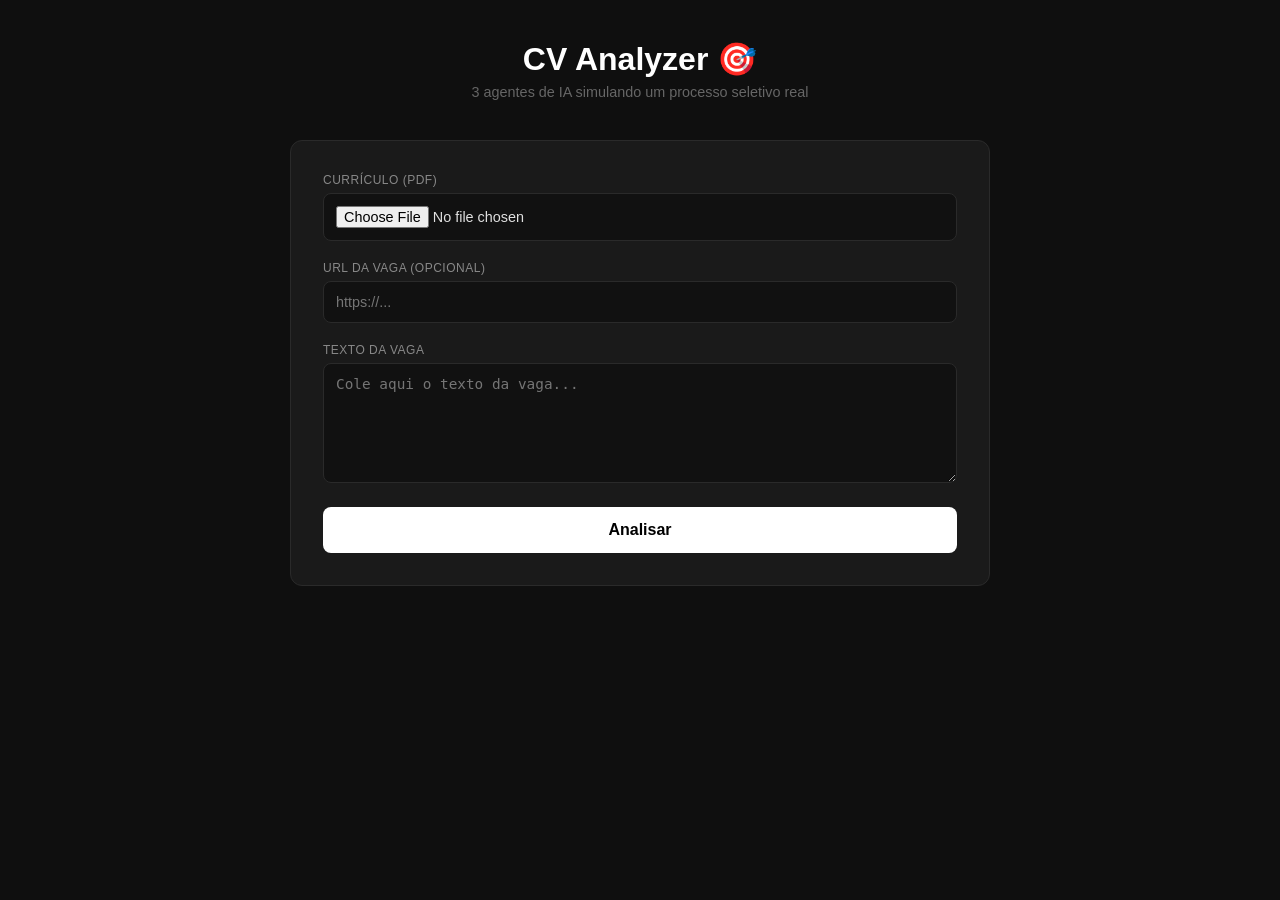
<file: index.html>
<!DOCTYPE html>
<html lang="pt-BR">
<head>
  <meta charset="UTF-8">
  <meta name="viewport" content="width=device-width, initial-scale=1.0">
  <title>CV Analyzer</title>
  <style>
    * { margin: 0; padding: 0; box-sizing: border-box; }

    body {
      font-family: 'Segoe UI', sans-serif;
      background: #0f0f0f;
      color: #e0e0e0;
      min-height: 100vh;
      padding: 40px 20px;
    }

    h1 { text-align: center; font-size: 2rem; color: #fff; margin-bottom: 6px; }
    .subtitle { text-align: center; color: #666; font-size: 0.9rem; margin-bottom: 40px; }

    .form-card {
      background: #1a1a1a;
      border: 1px solid #2a2a2a;
      border-radius: 12px;
      padding: 32px;
      max-width: 700px;
      margin: 0 auto 40px;
    }

    label { display: block; font-size: 0.75rem; text-transform: uppercase; letter-spacing: 0.5px; color: #888; margin-bottom: 6px; }

    input[type="file"], input[type="text"], textarea {
      width: 100%;
      background: #111;
      border: 1px solid #2a2a2a;
      border-radius: 8px;
      padding: 12px;
      color: #e0e0e0;
      font-size: 0.9rem;
      margin-bottom: 20px;
      outline: none;
    }

    input[type="text"]:focus, textarea:focus { border-color: #444; }
    textarea { height: 120px; resize: vertical; }

    button {
      width: 100%;
      padding: 14px;
      background: #fff;
      color: #000;
      border: none;
      border-radius: 8px;
      font-size: 1rem;
      font-weight: 600;
      cursor: pointer;
    }

    button:disabled { background: #333; color: #666; cursor: not-allowed; }

    .loading { text-align: center; color: #666; margin: 20px 0; display: none; font-size: 0.9rem; }

    .erro {
      background: #1a0f0f;
      border: 1px solid #f44336;
      color: #f44336;
      padding: 14px;
      border-radius: 8px;
      max-width: 700px;
      margin: 0 auto 20px;
      display: none;
    }

    /* ABAS */
    .abas-container { max-width: 700px; margin: 0 auto; display: none; }

    .abas {
      display: flex;
      border-bottom: 1px solid #2a2a2a;
      margin-bottom: 24px;
    }

    .aba {
      padding: 12px 24px;
      cursor: pointer;
      font-size: 0.9rem;
      color: #666;
      border-bottom: 2px solid transparent;
      transition: all 0.2s;
      display: flex;
      align-items: center;
      gap: 8px;
    }

    .aba:hover { color: #aaa; }
    .aba.ativa { color: #fff; border-bottom-color: #fff; }

    .aba-conteudo { display: none; }
    .aba-conteudo.ativa { display: block; }

    /* AGENTE HEADER */
    .agente-header {
      display: flex;
      align-items: center;
      gap: 16px;
      margin-bottom: 24px;
      padding: 20px;
      background: #1a1a1a;
      border: 1px solid #2a2a2a;
      border-radius: 12px;
    }

    .agente-avatar {
      width: 56px;
      height: 56px;
      border-radius: 50%;
      display: flex;
      align-items: center;
      justify-content: center;
      font-size: 1.5rem;
      flex-shrink: 0;
    }

    .avatar-tecnico { background: #1a1a2e; border: 1px solid #3d3d6e; }
    .avatar-rh { background: #1a2e1a; border: 1px solid #3d6e3d; }
    .avatar-juiz { background: #2e1a1a; border: 1px solid #6e3d3d; }

    .agente-info { flex: 1; }
    .agente-nome { font-size: 1rem; font-weight: 600; color: #fff; }
    .agente-cargo { font-size: 0.8rem; color: #666; margin-top: 2px; }

    .agente-score { text-align: right; }
    .score-num { font-size: 1.8rem; font-weight: 700; }
    .score-label { font-size: 0.7rem; color: #666; }

    .score-alto { color: #4caf50; }
    .score-medio { color: #ff9800; }
    .score-baixo { color: #f44336; }

    /* BARRA */
    .score-bar { height: 4px; background: #2a2a2a; border-radius: 2px; margin-bottom: 24px; overflow: hidden; }
    .score-fill { height: 100%; border-radius: 2px; }

    /* CARD */
    .card {
      background: #1a1a1a;
      border: 1px solid #2a2a2a;
      border-radius: 12px;
      padding: 20px;
      margin-bottom: 16px;
    }

    .section-label { font-size: 0.7rem; text-transform: uppercase; letter-spacing: 0.5px; color: #555; margin-bottom: 10px; }

    .tag-list { display: flex; flex-wrap: wrap; gap: 6px; }
    .tag { padding: 4px 10px; border-radius: 20px; font-size: 0.78rem; }
    .tag-verde { background: #0d1f0d; color: #4caf50; border: 1px solid #1e3d1e; }
    .tag-vermelho { background: #1f0d0d; color: #f44336; border: 1px solid #3d1e1e; }
    .tag-azul { background: #0d0d1f; color: #64b5f6; border: 1px solid #1e1e3d; }

    .lista { padding-left: 18px; }
    .lista li { font-size: 0.88rem; color: #bbb; line-height: 1.6; margin-bottom: 6px; }

    .veredicto {
      background: #111;
      border-left: 3px solid #333;
      padding: 14px;
      border-radius: 0 8px 8px 0;
      font-size: 0.88rem;
      color: #bbb;
      line-height: 1.7;
    }

    /* JUIZ */
    .chance-container { text-align: center; padding: 24px 0; }
    .chance-num { font-size: 4rem; font-weight: 700; }
    .chance-desc { color: #666; font-size: 0.85rem; margin-top: 4px; }

    .decisao {
      text-align: center;
      padding: 14px;
      border-radius: 8px;
      font-size: 1.1rem;
      font-weight: 700;
      margin-bottom: 20px;
    }

    .decisao-sim { background: #0d1f0d; color: #4caf50; border: 1px solid #1e3d1e; }
    .decisao-nao { background: #1f0d0d; color: #f44336; border: 1px solid #3d1e1e; }
    .decisao-ressalva { background: #1f1a0d; color: #ff9800; border: 1px solid #3d2e1e; }

    .sim-item { display: flex; gap: 12px; padding: 14px 0; border-bottom: 1px solid #1a1a1a; }
    .sim-item:last-child { border-bottom: none; }
    .sim-icon { font-size: 1.1rem; min-width: 20px; padding-top: 2px; }
    .sim-titulo { font-size: 0.88rem; font-weight: 600; margin-bottom: 4px; }
    .sim-motivo { font-size: 0.82rem; color: #888; line-height: 1.5; }

    /* PLANO DE AÇÃO */
    .plano-container {
      max-width: 700px;
      margin: 32px auto 0;
      display: none;
    }

    .plano-titulo {
      font-size: 1rem;
      font-weight: 600;
      color: #fff;
      margin-bottom: 16px;
      padding-bottom: 12px;
      border-bottom: 1px solid #2a2a2a;
    }

    .plano-item {
      display: flex;
      gap: 14px;
      padding: 14px 0;
      border-bottom: 1px solid #1a1a1a;
      align-items: flex-start;
    }

    .plano-num {
      width: 24px;
      height: 24px;
      background: #2a2a2a;
      border-radius: 50%;
      display: flex;
      align-items: center;
      justify-content: center;
      font-size: 0.75rem;
      color: #888;
      flex-shrink: 0;
      margin-top: 1px;
    }

    .plano-texto { font-size: 0.88rem; color: #bbb; line-height: 1.6; }
  </style>
</head>
<body>

  <h1>CV Analyzer 🎯</h1>
  <p class="subtitle">3 agentes de IA simulando um processo seletivo real</p>

  <div class="form-card">
    <label>Currículo (PDF)</label>
    <input type="file" id="cv_file" accept=".pdf">

    <label>URL da Vaga (opcional)</label>
    <input type="text" id="job_url" placeholder="https://...">

    <label>Texto da Vaga</label>
    <textarea id="job_text" placeholder="Cole aqui o texto da vaga..."></textarea>

    <button id="btn" onclick="analisar()">Analisar</button>
  </div>

  <div class="loading" id="loading">⏳ Analisando com 3 agentes... isso pode levar alguns segundos.</div>
  <div class="erro" id="erro"></div>

  <!-- ABAS -->
  <div class="abas-container" id="abas-container">
    <div class="abas">
      <div class="aba ativa" onclick="trocarAba('tecnico')">⚙️ Técnico</div>
      <div class="aba" onclick="trocarAba('rh')">🤝 RH</div>
      <div class="aba" onclick="trocarAba('juiz')">⚖️ Juiz</div>
    </div>

    <!-- ABA TÉCNICO -->
    <div class="aba-conteudo ativa" id="tab-tecnico">
      <div class="agente-header">
        <div class="agente-avatar avatar-tecnico">⚙️</div>
        <div class="agente-info">
          <div class="agente-nome">Rafael Mendes</div>
          <div class="agente-cargo">Líder de Tecnologia · 15 anos de experiência</div>
        </div>
        <div class="agente-score">
          <div class="score-num" id="score-tecnico">—</div>
          <div class="score-label">score técnico</div>
        </div>
      </div>
      <div class="score-bar"><div class="score-fill" id="bar-tecnico"></div></div>
      <div id="conteudo-tecnico"></div>
    </div>

    <!-- ABA RH -->
    <div class="aba-conteudo" id="tab-rh">
      <div class="agente-header">
        <div class="agente-avatar avatar-rh">🤝</div>
        <div class="agente-info">
          <div class="agente-nome">Camila Rocha</div>
          <div class="agente-cargo">Líder de RH Estratégico · 12 anos de experiência</div>
        </div>
        <div class="agente-score">
          <div class="score-num" id="score-rh">—</div>
          <div class="score-label">score RH</div>
        </div>
      </div>
      <div class="score-bar"><div class="score-fill" id="bar-rh"></div></div>
      <div id="conteudo-rh"></div>
    </div>

    <!-- ABA JUIZ -->
    <div class="aba-conteudo" id="tab-juiz">
      <div class="agente-header">
        <div class="agente-avatar avatar-juiz">⚖️</div>
        <div class="agente-info">
          <div class="agente-nome">André Costa</div>
          <div class="agente-cargo">Hiring Manager · Dono da vaga</div>
        </div>
        <div class="agente-score">
          <div class="score-num" id="score-juiz">—</div>
          <div class="score-label">score final</div>
        </div>
      </div>
      <div class="score-bar"><div class="score-fill" id="bar-juiz"></div></div>
      <div id="conteudo-juiz"></div>
    </div>
  </div>

  <!-- PLANO DE AÇÃO -->
  <div class="plano-container" id="plano-container">
    <div class="plano-titulo">🗂️ Plano de Ação</div>
    <div id="plano-itens"></div>
  </div>

  <script>
    function trocarAba(nome) {
      document.querySelectorAll('.aba').forEach((a, i) => {
        a.classList.toggle('ativa', ['tecnico','rh','juiz'][i] === nome);
      });
      document.querySelectorAll('.aba-conteudo').forEach(c => c.classList.remove('ativa'));
      document.getElementById('tab-' + nome).classList.add('ativa');
    }

    function cor(s) {
      return s >= 70 ? 'score-alto' : s >= 40 ? 'score-medio' : 'score-baixo';
    }

    function barCor(s) {
      return s >= 70 ? '#4caf50' : s >= 40 ? '#ff9800' : '#f44336';
    }

    function tags(lista, cls) {
      return '<div class="tag-list">' + lista.map(i => `<span class="tag ${cls}">${i}</span>`).join('') + '</div>';
    }

    function itens(lista) {
      return '<ul class="lista">' + lista.map(i => `<li>${i}</li>`).join('') + '</ul>';
    }

    function setScore(id, barId, score) {
      const el = document.getElementById(id);
      el.textContent = score + '/100';
      el.className = 'score-num ' + cor(score);
      const bar = document.getElementById(barId);
      bar.style.width = score + '%';
      bar.style.background = barCor(score);
    }

    async function analisar() {
      const cv = document.getElementById('cv_file').files[0];
      const jobText = document.getElementById('job_text').value;
      const jobUrl = document.getElementById('job_url').value;

      if (!cv) { alert('Selecione o PDF do currículo.'); return; }
      if (!jobText && !jobUrl) { alert('Preencha o texto da vaga ou a URL.'); return; }

      document.getElementById('btn').disabled = true;
      document.getElementById('loading').style.display = 'block';
      document.getElementById('erro').style.display = 'none';
      document.getElementById('abas-container').style.display = 'none';
      document.getElementById('plano-container').style.display = 'none';

      const form = new FormData();
      form.append('cv_file', cv);
      form.append('job_text', jobText);
      form.append('job_url', jobUrl);

      try {
        const res = await fetch('http://localhost:8000/analisar', { method: 'POST', body: form });
        const data = await res.json();

        if (data.erro) {
          document.getElementById('erro').textContent = data.erro;
          document.getElementById('erro').style.display = 'block';
          return;
        }

        const { tecnico, rh, juiz } = data;

        // TÉCNICO
        setScore('score-tecnico', 'bar-tecnico', tecnico.score_tecnico);
        document.getElementById('conteudo-tecnico').innerHTML = `
          <div class="card">
            <div class="section-label">Tecnologias que batem</div>
            ${tags(tecnico.tecnologias_match, 'tag-verde')}
          </div>
          <div class="card">
            <div class="section-label">O que está faltando</div>
            ${tags(tecnico.tecnologias_faltando, 'tag-vermelho')}
          </div>
          <div class="card">
            <div class="section-label">Projetos relevantes</div>
            ${itens(tecnico.projetos_relevantes)}
          </div>
          <div class="card">
            <div class="section-label">Parecer do Rafael</div>
            <div class="veredicto">${tecnico.parecer}</div>
          </div>
        `;

        // RH
        setScore('score-rh', 'bar-rh', rh.score_rh);
        document.getElementById('conteudo-rh').innerHTML = `
          <div class="card">
            <div class="section-label">Pontos fortes comportamentais</div>
            ${itens(rh.pontos_fortes_comportamentais)}
          </div>
          <div class="card">
            <div class="section-label">Red flags</div>
            ${tags(rh.red_flags, 'tag-vermelho')}
          </div>
          <div class="card">
            <div class="section-label">Apresentação do CV</div>
            <div class="tag-list">
              <span class="tag tag-azul">Clareza: ${rh.apresentacao_cv.clareza}/100</span>
              <span class="tag tag-azul">Objetividade: ${rh.apresentacao_cv.objetividade}/100</span>
              <span class="tag tag-azul">Consistência: ${rh.apresentacao_cv.consistencia}/100</span>
            </div>
          </div>
          <div class="card">
            <div class="section-label">Parecer da Camila</div>
            <div class="veredicto">${rh.parecer}</div>
          </div>
        `;

        // JUIZ
        setScore('score-juiz', 'bar-juiz', juiz.score_final);
        const decisaoClasse = juiz.decisao.includes('NÃO') ? 'decisao-nao' : juiz.decisao.includes('RESSALVA') ? 'decisao-ressalva' : 'decisao-sim';
        document.getElementById('conteudo-juiz').innerHTML = `
          <div class="card">
            <div class="chance-container">
              <div class="chance-num ${cor(juiz.chance_contratacao)}">${juiz.chance_contratacao}%</div>
              <div class="chance-desc">chance de contratação</div>
            </div>
            <div class="decisao ${decisaoClasse}">${juiz.decisao}</div>
            <div class="section-label">Simulação do processo</div>
            <div class="sim-item">
              <div class="sim-icon">${juiz.simulacao.triagem_cv.passou ? '✅' : '❌'}</div>
              <div>
                <div class="sim-titulo">Triagem do CV</div>
                <div class="sim-motivo">${juiz.simulacao.triagem_cv.motivo}</div>
              </div>
            </div>
            <div class="sim-item">
              <div class="sim-icon">${juiz.simulacao.entrevista_tecnica.passou ? '✅' : '❌'}</div>
              <div>
                <div class="sim-titulo">Entrevista Técnica</div>
                <div class="sim-motivo">${juiz.simulacao.entrevista_tecnica.motivo}</div>
              </div>
            </div>
            <div class="sim-item">
              <div class="sim-icon">${juiz.simulacao.entrevista_rh.passou ? '✅' : '❌'}</div>
              <div>
                <div class="sim-titulo">Entrevista RH</div>
                <div class="sim-motivo">${juiz.simulacao.entrevista_rh.motivo}</div>
              </div>
            </div>
          </div>
          <div class="card">
            <div class="section-label">Veredicto do André</div>
            <div class="veredicto">${juiz.veredicto_final}</div>
          </div>
        `;

        // PLANO DE AÇÃO
        const plano = juiz.o_que_mudar_agora;
        document.getElementById('plano-itens').innerHTML = plano.map((item, i) => `
          <div class="plano-item">
            <div class="plano-num">${i + 1}</div>
            <div class="plano-texto">${item}</div>
          </div>
        `).join('');

        document.getElementById('abas-container').style.display = 'block';
        document.getElementById('plano-container').style.display = 'block';
        trocarAba('tecnico');

      } catch (e) {
        document.getElementById('erro').textContent = 'Erro ao conectar com a API. Verifique se o servidor está rodando.';
        document.getElementById('erro').style.display = 'block';
      } finally {
        document.getElementById('btn').disabled = false;
        document.getElementById('loading').style.display = 'none';
      }
    }
  </script>

</body>
</html>
</file>
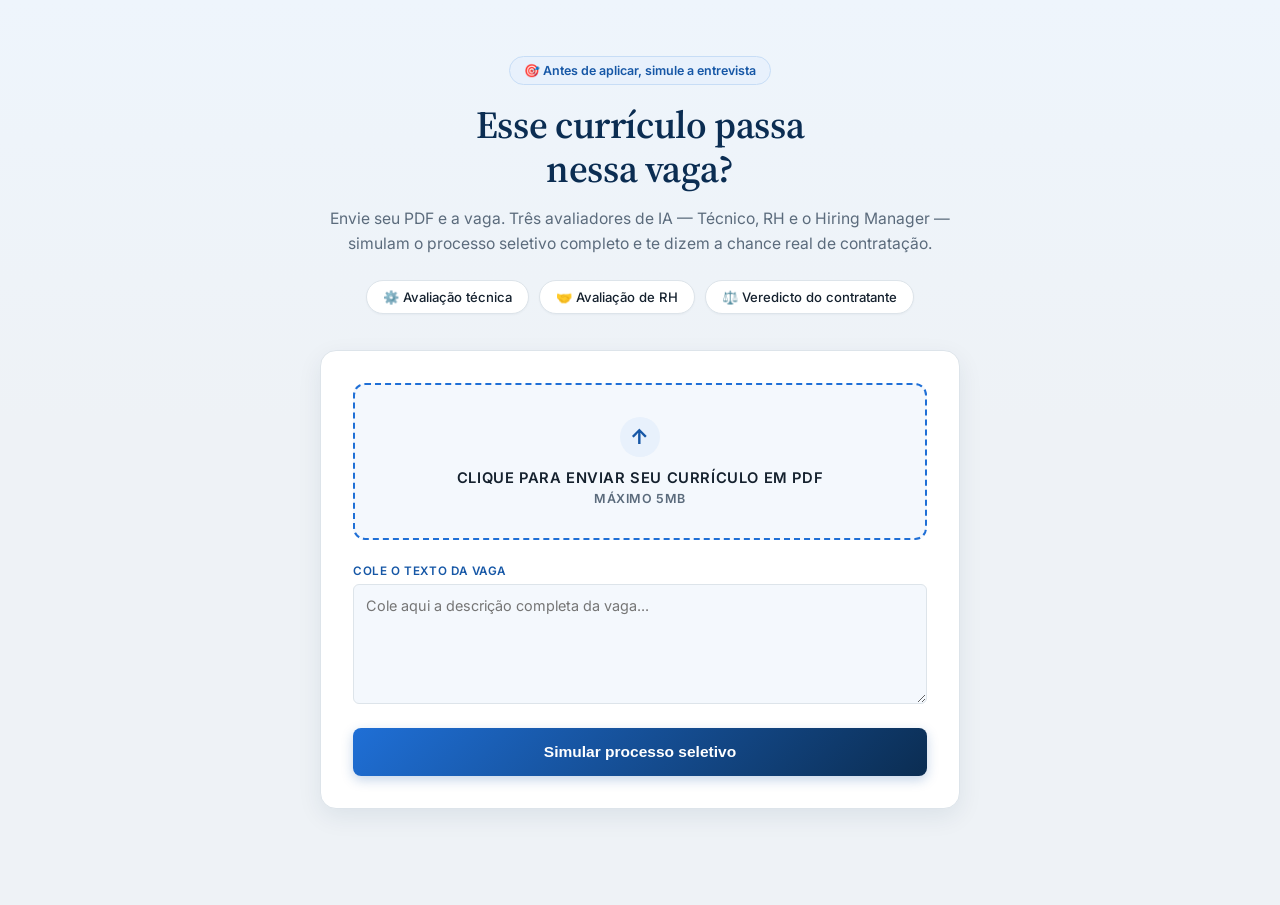
<file: frontend/index.html>
<!DOCTYPE html>
<html lang="pt-BR">
<head>
  <meta charset="UTF-8">
  <meta name="viewport" content="width=device-width, initial-scale=1.0">
  <title>CV Analyzer</title>
  <link rel="stylesheet" href="style.css">
</head>
<body>

  <div class="hero">
    <div class="hero-eyebrow">🎯 Antes de aplicar, simule a entrevista</div>
    <h1>Esse currículo passa<br>nessa vaga?</h1>
    <p class="subtitle">Envie seu PDF e a vaga. Três avaliadores de IA — Técnico, RH e o Hiring Manager — simulam o processo seletivo completo e te dizem a chance real de contratação.</p>

    <div class="pills">
      <span class="pill">⚙️ Avaliação técnica</span>
      <span class="pill">🤝 Avaliação de RH</span>
      <span class="pill">⚖️ Veredicto do contratante</span>
    </div>
  </div>

  <div class="form-card">
    <label class="upload-zone" id="upload-zone" for="cv_file">
      <div class="upload-icon">↑</div>
      <div class="upload-texto" id="upload-texto">Clique para enviar seu currículo em PDF</div>
      <div class="upload-sub">Máximo 5MB</div>
    </label>
    <input type="file" id="cv_file" accept=".pdf" style="display:none">

    <label class="campo-label">Cole o texto da vaga</label>
    <textarea id="job_text" placeholder="Cole aqui a descrição completa da vaga..."></textarea>

    <button id="btn" onclick="analisar()">Simular processo seletivo</button>
  </div>

  <div class="loading" id="loading">Analisando com 3 agentes... isso pode levar alguns segundos.</div>
  <div class="erro" id="erro"></div>

  <div class="abas-container" id="abas-container">
    <div class="carrossel-indicador">
      <span class="ponto ativo" id="ponto-tecnico"></span>
      <span class="ponto" id="ponto-rh"></span>
      <span class="ponto" id="ponto-juiz"></span>
    </div>

    <div class="aba-conteudo ativa" id="tab-tecnico">
      <div class="agente-header">
        <div class="agente-avatar">T</div>
        <div class="agente-info">
          <div class="agente-nome">Técnico</div>
        </div>
        <div class="agente-score">
          <div class="score-num" id="score-tecnico">—</div>
          <div class="score-label">score técnico</div>
        </div>
      </div>
      <div class="score-bar"><div class="score-fill" id="bar-tecnico"></div></div>
      <div id="conteudo-tecnico"></div>
    </div>

    <div class="aba-conteudo" id="tab-rh">
      <div class="agente-header">
        <div class="agente-avatar">RH</div>
        <div class="agente-info">
          <div class="agente-nome">RH</div>
        </div>
        <div class="agente-score">
          <div class="score-num" id="score-rh">—</div>
          <div class="score-label">score RH</div>
        </div>
      </div>
      <div class="score-bar"><div class="score-fill" id="bar-rh"></div></div>
      <div id="conteudo-rh"></div>
    </div>

    <div class="aba-conteudo" id="tab-juiz">
      <div class="agente-header">
        <div class="agente-avatar">J</div>
        <div class="agente-info">
          <div class="agente-nome">Juiz</div>
        </div>
        <div class="agente-score">
          <div class="score-num" id="score-juiz">—</div>
          <div class="score-label">score final</div>
        </div>
      </div>
      <div class="score-bar"><div class="score-fill" id="bar-juiz"></div></div>
      <div id="conteudo-juiz"></div>
    </div>

    <div class="carrossel-nav">
      <button class="btn-nav" id="btn-anterior" onclick="navegar(-1)" disabled>← Anterior</button>
      <button class="btn-nav btn-nav-principal" id="btn-proximo" onclick="navegar(1)">Próximo →</button>
    </div>
  </div>

  <script>
    document.getElementById('cv_file').addEventListener('change', function() {
      const texto = document.getElementById('upload-texto');
      const zona = document.getElementById('upload-zone');
      if (this.files[0]) {
        texto.textContent = this.files[0].name;
        zona.classList.add('upload-preenchido');
      } else {
        texto.textContent = 'Clique para enviar seu currículo em PDF';
        zona.classList.remove('upload-preenchido');
      }
    });

    const ORDEM = ['tecnico', 'rh', 'juiz'];
    let indiceAtual = 0;

    function irPara(indice) {
      const atualEl = document.getElementById('tab-' + ORDEM[indiceAtual]);
      const novoEl = document.getElementById('tab-' + ORDEM[indice]);
      const direcao = indice > indiceAtual ? 1 : -1;

      atualEl.classList.add(direcao > 0 ? 'saindo-esquerda' : 'saindo-direita');
      atualEl.classList.remove('ativa');

      setTimeout(() => {
        atualEl.classList.remove('saindo-esquerda', 'saindo-direita');
      }, 300);

      novoEl.classList.add('ativa', direcao > 0 ? 'entrando-direita' : 'entrando-esquerda');
      setTimeout(() => {
        novoEl.classList.remove('entrando-direita', 'entrando-esquerda');
      }, 300);

      document.querySelectorAll('.ponto').forEach((p, i) => p.classList.toggle('ativo', i === indice));

      indiceAtual = indice;
      document.getElementById('btn-anterior').disabled = indiceAtual === 0;
      document.getElementById('btn-proximo').textContent = indiceAtual === ORDEM.length - 1 ? 'Ver veredicto final' : 'Próximo →';
      document.getElementById('btn-proximo').onclick = indiceAtual === ORDEM.length - 1 ? null : () => navegar(1);
    }

    function navegar(direcao) {
      const novoIndice = indiceAtual + direcao;
      if (novoIndice < 0 || novoIndice >= ORDEM.length) return;
      irPara(novoIndice);
    }

    function cor(s) {
      return s >= 70 ? 'score-alto' : s >= 40 ? 'score-medio' : 'score-baixo';
    }

    function barCor(s) {
      return s >= 70 ? '#1d7a4c' : s >= 40 ? '#8a5a00' : '#b3261e';
    }

    function tags(lista, cls) {
      return '<div class="tag-list">' + lista.map(i => `<span class="tag ${cls}">${i}</span>`).join('') + '</div>';
    }

    function itens(lista) {
      return '<ul class="lista">' + lista.map(i => `<li>${i}</li>`).join('') + '</ul>';
    }

    function setScore(id, barId, score) {
      const el = document.getElementById(id);
      el.textContent = score + '/100';
      el.className = 'score-num ' + cor(score);
      const bar = document.getElementById(barId);
      bar.style.width = score + '%';
      bar.style.background = barCor(score);
    }

    async function analisar() {
      const cv = document.getElementById('cv_file').files[0];
      const jobText = document.getElementById('job_text').value;

      if (!cv) { alert('Selecione o PDF do currículo.'); return; }
      if (!jobText.trim()) { alert('Cole o texto da vaga.'); return; }

      document.getElementById('btn').disabled = true;
      document.getElementById('loading').style.display = 'block';
      document.getElementById('erro').style.display = 'none';
      document.getElementById('abas-container').style.display = 'none';

      const form = new FormData();
      form.append('cv_file', cv);
      form.append('job_text', jobText);

      try {
        const res = await fetch('http://localhost:8000/analisar', { method: 'POST', body: form });
        const data = await res.json();

        if (data.erro) {
          document.getElementById('erro').textContent = data.erro;
          document.getElementById('erro').style.display = 'block';
          return;
        }

        const { tecnico, rh, juiz } = data;

        setScore('score-tecnico', 'bar-tecnico', tecnico.score_tecnico);
        document.getElementById('conteudo-tecnico').innerHTML = `
          <div class="card">
            <div class="section-label">Tecnologias que batem</div>
            ${tags(tecnico.tecnologias_match, 'tag-verde')}
          </div>
          <div class="card">
            <div class="section-label">O que está faltando</div>
            ${tags(tecnico.tecnologias_faltando, 'tag-vermelho')}
          </div>
          <div class="card">
            <div class="section-label">Projetos relevantes</div>
            ${itens(tecnico.projetos_relevantes)}
          </div>
          <div class="card card-destaque">
            <div class="section-label">O que estudar agora</div>
            ${itens(tecnico.sugestoes_tecnicas)}
          </div>
          <div class="card">
            <div class="section-label">Parecer</div>
            <div class="veredicto">${tecnico.parecer}</div>
          </div>
        `;

        setScore('score-rh', 'bar-rh', rh.score_rh);
        document.getElementById('conteudo-rh').innerHTML = `
          <div class="card">
            <div class="section-label">Pontos fortes comportamentais</div>
            ${itens(rh.pontos_fortes_comportamentais)}
          </div>
          <div class="card">
            <div class="section-label">Red flags</div>
            ${tags(rh.red_flags, 'tag-vermelho')}
          </div>
          <div class="card">
            <div class="section-label">Apresentação do CV</div>
            <div class="tag-list">
              <span class="tag tag-azul">Clareza: ${rh.apresentacao_cv.clareza}/100</span>
              <span class="tag tag-azul">Objetividade: ${rh.apresentacao_cv.objetividade}/100</span>
              <span class="tag tag-azul">Consistência: ${rh.apresentacao_cv.consistencia}/100</span>
            </div>
          </div>
          <div class="card card-destaque">
            <div class="section-label">O que reescrever agora</div>
            ${itens(rh.sugestoes_curriculo)}
          </div>
          <div class="card">
            <div class="section-label">Parecer</div>
            <div class="veredicto">${rh.parecer}</div>
          </div>
        `;

        setScore('score-juiz', 'bar-juiz', juiz.score_final);
        const decisaoClasse = juiz.decisao.includes('NÃO') ? 'decisao-nao' : juiz.decisao.includes('RESSALVA') ? 'decisao-ressalva' : 'decisao-sim';
        document.getElementById('conteudo-juiz').innerHTML = `
          <div class="card">
            <div class="chance-container">
              <div class="chance-num ${cor(juiz.chance_contratacao)}">${juiz.chance_contratacao}%</div>
              <div class="chance-desc">chance de contratação</div>
            </div>
            <div class="decisao ${decisaoClasse}">${juiz.decisao}</div>
            <div class="section-label">Simulação do processo</div>
            <div class="sim-item">
              <div class="sim-icon">${juiz.simulacao.triagem_cv.passou ? '✅' : '❌'}</div>
              <div>
                <div class="sim-titulo">Triagem do CV</div>
                <div class="sim-motivo">${juiz.simulacao.triagem_cv.motivo}</div>
              </div>
            </div>
            <div class="sim-item">
              <div class="sim-icon">${juiz.simulacao.entrevista_tecnica.passou ? '✅' : '❌'}</div>
              <div>
                <div class="sim-titulo">Entrevista Técnica</div>
                <div class="sim-motivo">${juiz.simulacao.entrevista_tecnica.motivo}</div>
              </div>
            </div>
            <div class="sim-item">
              <div class="sim-icon">${juiz.simulacao.entrevista_rh.passou ? '✅' : '❌'}</div>
              <div>
                <div class="sim-titulo">Entrevista RH</div>
                <div class="sim-motivo">${juiz.simulacao.entrevista_rh.motivo}</div>
              </div>
            </div>
          </div>
          <div class="card">
            <div class="section-label">Veredicto final</div>
            <div class="veredicto">${juiz.veredicto_final}</div>
          </div>
          <div class="card card-decisivo">
            <div class="section-label">O ponto decisivo</div>
            <p class="ponto-decisivo-texto">${juiz.ponto_decisivo}</p>
          </div>
        `;

        document.getElementById('abas-container').style.display = 'block';
        indiceAtual = 0;
        document.querySelectorAll('.aba-conteudo').forEach((el, i) => el.classList.toggle('ativa', i === 0));
        document.querySelectorAll('.ponto').forEach((p, i) => p.classList.toggle('ativo', i === 0));
        document.getElementById('btn-anterior').disabled = true;
        document.getElementById('btn-proximo').textContent = 'Próximo →';
        document.getElementById('btn-proximo').onclick = () => navegar(1);

      } catch (e) {
        document.getElementById('erro').textContent = 'Erro ao conectar com a API. Verifique se o servidor está rodando.';
        document.getElementById('erro').style.display = 'block';
      } finally {
        document.getElementById('btn').disabled = false;
        document.getElementById('loading').style.display = 'none';
      }
    }
  </script>

</body>
</html>
</file>
<file: frontend/style.css>
@import url('https://fonts.googleapis.com/css2?family=Source+Serif+4:wght@500;600&family=Inter:wght@400;500;600;700&display=swap');

* { margin: 0; padding: 0; box-sizing: border-box; }

:root {
  --azul-900: #0b2d52;
  --azul-700: #1657a6;
  --azul-600: #1f6fd6;
  --azul-100: #e8f1fc;
  --azul-50: #f4f8fd;
  --cinza-900: #15212e;
  --cinza-600: #5b6b7c;
  --cinza-400: #93a1ae;
  --cinza-200: #dde4ea;
  --cinza-100: #eef2f6;
  --branco: #ffffff;
  --verde-700: #1d7a4c;
  --verde-100: #e3f6ea;
  --vermelho-700: #b3261e;
  --vermelho-100: #fbe7e5;
  --amarelo-700: #8a5a00;
  --amarelo-100: #fdf0d8;
}

body {
  font-family: 'Inter', 'Segoe UI', sans-serif;
  background: linear-gradient(180deg, #eef5fc 0%, var(--cinza-100) 420px);
  color: var(--cinza-900);
  min-height: 100vh;
  padding: 56px 20px;
}

.hero {
  max-width: 640px;
  margin: 0 auto 36px;
  text-align: center;
}

.hero-eyebrow {
  display: inline-block;
  font-size: 0.78rem;
  font-weight: 600;
  color: var(--azul-700);
  background: var(--azul-100);
  border: 1px solid #c7ddf6;
  padding: 6px 14px;
  border-radius: 20px;
  margin-bottom: 18px;
}

h1 {
  font-family: 'Source Serif 4', serif;
  font-weight: 600;
  font-size: 2.4rem;
  line-height: 1.15;
  color: var(--azul-900);
  margin-bottom: 16px;
  letter-spacing: -0.01em;
}

.subtitle { color: var(--cinza-600); font-size: 0.98rem; line-height: 1.55; margin-bottom: 24px; }

.pills { display: flex; justify-content: center; gap: 10px; flex-wrap: wrap; }

.pill {
  background: var(--branco);
  border: 1px solid var(--cinza-200);
  border-radius: 20px;
  padding: 8px 16px;
  font-size: 0.82rem;
  font-weight: 500;
  color: var(--cinza-900);
  box-shadow: 0 1px 2px rgba(11,45,82,0.04);
}

.form-card {
  background: var(--branco);
  border: 1px solid var(--cinza-200);
  border-radius: 16px;
  padding: 32px;
  max-width: 640px;
  margin: 0 auto 40px;
  box-shadow: 0 8px 24px rgba(11,45,82,0.08);
}

.upload-zone {
  display: flex;
  flex-direction: column;
  align-items: center;
  justify-content: center;
  text-align: center;
  border: 2px dashed var(--azul-600);
  background: var(--azul-50);
  border-radius: 12px;
  padding: 32px 20px;
  margin-bottom: 24px;
  cursor: pointer;
  transition: background 0.15s, border-color 0.15s;
}

.upload-zone:hover { background: var(--azul-100); }

.upload-zone.upload-preenchido {
  border-style: solid;
  border-color: var(--verde-700);
  background: var(--verde-100);
}

.upload-icon {
  width: 40px;
  height: 40px;
  border-radius: 50%;
  background: var(--azul-100);
  color: var(--azul-700);
  display: flex;
  align-items: center;
  justify-content: center;
  font-size: 1.3rem;
  font-weight: 700;
  margin-bottom: 12px;
}

.upload-zone.upload-preenchido .upload-icon { background: #c8ecd6; color: var(--verde-700); }

.upload-texto { font-weight: 600; font-size: 0.92rem; color: var(--cinza-900); }
.upload-sub { font-size: 0.78rem; color: var(--cinza-600); margin-top: 4px; }

.campo-label { display: block; font-size: 0.73rem; text-transform: uppercase; letter-spacing: 0.6px; color: var(--azul-700); font-weight: 600; margin-bottom: 6px; }

label { display: block; font-size: 0.73rem; text-transform: uppercase; letter-spacing: 0.6px; color: var(--azul-700); font-weight: 600; margin-bottom: 6px; }

input[type="file"], input[type="text"], textarea {
  width: 100%;
  background: var(--azul-50);
  border: 1px solid var(--cinza-200);
  border-radius: 6px;
  padding: 12px;
  color: var(--cinza-900);
  font-size: 0.9rem;
  margin-bottom: 20px;
  outline: none;
  font-family: inherit;
}

input[type="text"]:focus, textarea:focus { border-color: var(--azul-600); background: var(--branco); }
textarea { height: 120px; resize: vertical; }

button {
  width: 100%;
  padding: 15px;
  background: linear-gradient(135deg, var(--azul-600), var(--azul-900));
  color: var(--branco);
  border: none;
  border-radius: 8px;
  font-size: 0.97rem;
  font-weight: 600;
  cursor: pointer;
  transition: filter 0.15s, transform 0.1s;
  box-shadow: 0 4px 12px rgba(22,87,166,0.25);
}

button:hover:not(:disabled) { filter: brightness(1.08); }
button:active:not(:disabled) { transform: translateY(1px); }
button:disabled { background: var(--cinza-400); cursor: not-allowed; box-shadow: none; }

.loading { text-align: center; color: var(--cinza-600); margin: 20px 0; display: none; font-size: 0.9rem; }

.erro {
  background: var(--vermelho-100);
  border: 1px solid var(--vermelho-700);
  color: var(--vermelho-700);
  padding: 14px;
  border-radius: 8px;
  max-width: 700px;
  margin: 0 auto 20px;
  display: none;
  font-size: 0.88rem;
}

.abas-container { max-width: 700px; margin: 0 auto; display: none; overflow: hidden; }

.carrossel-indicador {
  display: flex;
  justify-content: center;
  gap: 8px;
  margin-bottom: 20px;
}

.ponto {
  width: 8px;
  height: 8px;
  border-radius: 50%;
  background: var(--cinza-200);
  transition: all 0.25s;
}

.ponto.ativo {
  width: 24px;
  border-radius: 4px;
  background: var(--azul-600);
}

.aba-conteudo { display: none; animation: entrar 0.3s ease; }
.aba-conteudo.ativa { display: block; }

.aba-conteudo.saindo-esquerda { animation: saiEsquerda 0.3s ease forwards; }
.aba-conteudo.saindo-direita { animation: saiDireita 0.3s ease forwards; }
.aba-conteudo.entrando-direita { animation: entraDireita 0.3s ease; }
.aba-conteudo.entrando-esquerda { animation: entraEsquerda 0.3s ease; }

@keyframes entrar { from { opacity: 0; } to { opacity: 1; } }
@keyframes entraDireita { from { opacity: 0; transform: translateX(24px); } to { opacity: 1; transform: translateX(0); } }
@keyframes entraEsquerda { from { opacity: 0; transform: translateX(-24px); } to { opacity: 1; transform: translateX(0); } }
@keyframes saiEsquerda { from { opacity: 1; transform: translateX(0); } to { opacity: 0; transform: translateX(-24px); display: none; } }
@keyframes saiDireita { from { opacity: 1; transform: translateX(0); } to { opacity: 0; transform: translateX(24px); display: none; } }

.carrossel-nav {
  display: flex;
  justify-content: space-between;
  gap: 12px;
  margin-top: 8px;
  margin-bottom: 40px;
}

.btn-nav {
  flex: 1;
  padding: 13px;
  border-radius: 8px;
  border: 1px solid var(--cinza-200);
  background: var(--branco);
  color: var(--cinza-900);
  font-size: 0.9rem;
  font-weight: 600;
  cursor: pointer;
  transition: all 0.15s;
}

.btn-nav:hover:not(:disabled) { border-color: var(--azul-600); color: var(--azul-700); }
.btn-nav:disabled { opacity: 0.4; cursor: not-allowed; }

.btn-nav-principal {
  background: linear-gradient(135deg, var(--azul-600), var(--azul-900));
  color: var(--branco);
  border: none;
  box-shadow: 0 4px 12px rgba(22,87,166,0.2);
}

.btn-nav-principal:hover:not(:disabled) { filter: brightness(1.08); color: var(--branco); }

.card-destaque {
  background: var(--azul-50);
  border: 1px solid #c7ddf6;
}

.card-decisivo {
  background: linear-gradient(135deg, var(--azul-900), var(--azul-700));
  border: none;
}

.card-decisivo .section-label { color: #c7ddf6; }

.ponto-decisivo-texto {
  color: var(--branco);
  font-size: 0.95rem;
  line-height: 1.6;
  font-weight: 500;
}

.agente-header {
  display: flex;
  align-items: center;
  gap: 16px;
  margin-bottom: 24px;
  padding: 20px;
  background: var(--branco);
  border: 1px solid var(--cinza-200);
  border-radius: 10px;
}

.agente-avatar {
  width: 52px;
  height: 52px;
  border-radius: 50%;
  display: flex;
  align-items: center;
  justify-content: center;
  font-size: 1.05rem;
  font-weight: 600;
  flex-shrink: 0;
  background: var(--azul-100);
  color: var(--azul-700);
  border: 1px solid var(--cinza-200);
}

.agente-info { flex: 1; }
.agente-nome { font-size: 1rem; font-weight: 600; color: var(--cinza-900); }
.agente-cargo { font-size: 0.8rem; color: var(--cinza-600); margin-top: 2px; }

.agente-score { text-align: right; }
.score-num { font-size: 1.7rem; font-weight: 700; }
.score-label { font-size: 0.68rem; color: var(--cinza-600); text-transform: uppercase; letter-spacing: 0.4px; }

.score-alto { color: var(--verde-700); }
.score-medio { color: var(--amarelo-700); }
.score-baixo { color: var(--vermelho-700); }

.score-bar { height: 5px; background: var(--cinza-200); border-radius: 3px; margin-bottom: 24px; overflow: hidden; }
.score-fill { height: 100%; border-radius: 3px; }

.card {
  background: var(--branco);
  border: 1px solid var(--cinza-200);
  border-radius: 10px;
  padding: 20px;
  margin-bottom: 16px;
}

.section-label { font-size: 0.7rem; text-transform: uppercase; letter-spacing: 0.6px; color: var(--azul-700); font-weight: 600; margin-bottom: 10px; }

.tag-list { display: flex; flex-wrap: wrap; gap: 6px; }
.tag { padding: 4px 10px; border-radius: 20px; font-size: 0.78rem; font-weight: 500; }
.tag-verde { background: var(--verde-100); color: var(--verde-700); border: 1px solid #b8e4c8; }
.tag-vermelho { background: var(--vermelho-100); color: var(--vermelho-700); border: 1px solid #f3c5c1; }
.tag-azul { background: var(--azul-100); color: var(--azul-700); border: 1px solid #c7ddf6; }

.lista { padding-left: 18px; }
.lista li { font-size: 0.88rem; color: var(--cinza-900); line-height: 1.6; margin-bottom: 6px; }

.veredicto {
  background: var(--azul-50);
  border-left: 3px solid var(--azul-600);
  padding: 14px;
  border-radius: 0 8px 8px 0;
  font-size: 0.88rem;
  color: var(--cinza-900);
  line-height: 1.7;
}

.chance-container { text-align: center; padding: 24px 0; }
.chance-num { font-size: 3.6rem; font-weight: 700; font-family: 'Source Serif 4', serif; }
.chance-desc { color: var(--cinza-600); font-size: 0.85rem; margin-top: 4px; }

.decisao {
  text-align: center;
  padding: 14px;
  border-radius: 8px;
  font-size: 1.05rem;
  font-weight: 700;
  margin-bottom: 20px;
  letter-spacing: 0.3px;
}

.decisao-sim { background: var(--verde-100); color: var(--verde-700); border: 1px solid #b8e4c8; }
.decisao-nao { background: var(--vermelho-100); color: var(--vermelho-700); border: 1px solid #f3c5c1; }
.decisao-ressalva { background: var(--amarelo-100); color: var(--amarelo-700); border: 1px solid #f3dba6; }

.sim-item { display: flex; gap: 12px; padding: 14px 0; border-bottom: 1px solid var(--cinza-100); }
.sim-item:last-child { border-bottom: none; }
.sim-icon { font-size: 1.1rem; min-width: 20px; padding-top: 2px; }
.sim-titulo { font-size: 0.88rem; font-weight: 600; margin-bottom: 4px; color: var(--cinza-900); }
.sim-motivo { font-size: 0.82rem; color: var(--cinza-600); line-height: 1.5; }

.plano-container {
  margin: 24px 0 0;
  display: none;
  background: var(--branco);
  border: 1px solid var(--cinza-200);
  border-radius: 10px;
  padding: 24px;
}

.plano-titulo {
  font-size: 1rem;
  font-weight: 600;
  font-family: 'Source Serif 4', serif;
  color: var(--azul-900);
  margin-bottom: 16px;
  padding-bottom: 12px;
  border-bottom: 1px solid var(--cinza-200);
}

.plano-item {
  display: flex;
  gap: 14px;
  padding: 14px 0;
  border-bottom: 1px solid var(--cinza-100);
  align-items: flex-start;
}

.plano-item:last-child { border-bottom: none; }

.plano-num {
  width: 24px;
  height: 24px;
  background: var(--azul-100);
  color: var(--azul-700);
  border-radius: 50%;
  display: flex;
  align-items: center;
  justify-content: center;
  font-size: 0.75rem;
  font-weight: 600;
  flex-shrink: 0;
  margin-top: 1px;
}

.plano-texto { font-size: 0.88rem; color: var(--cinza-900); line-height: 1.6; }
</file>
